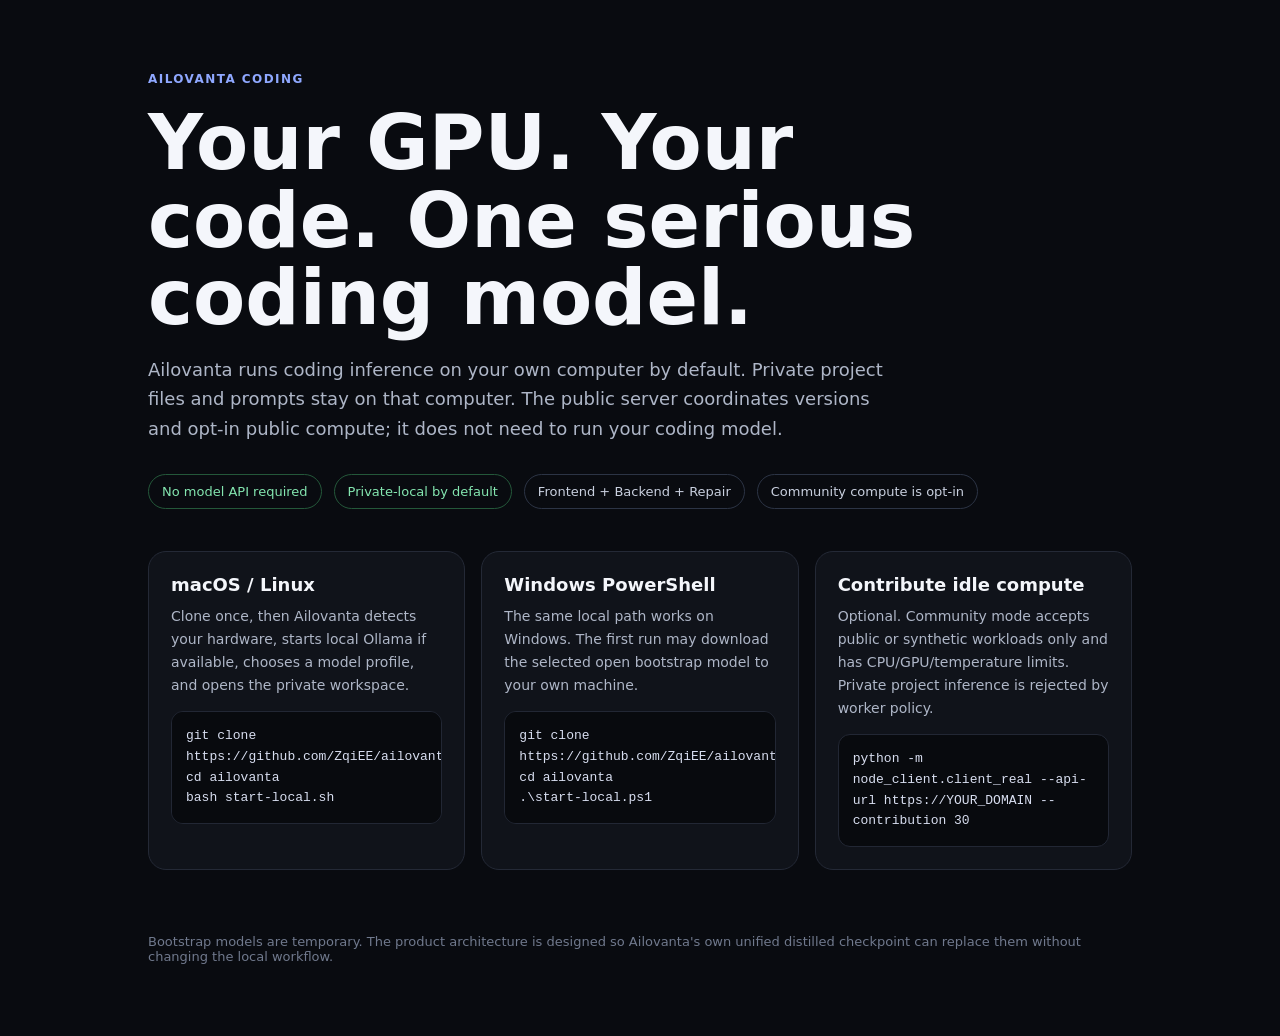
<file: control.html>
<!doctype html>
<html lang="en">
<head>
<meta charset="utf-8" />
<meta name="viewport" content="width=device-width,initial-scale=1" />
<title>Ailovanta</title>
<style>
:root{color-scheme:dark;font-family:Inter,ui-sans-serif,system-ui,-apple-system,BlinkMacSystemFont,"Segoe UI",sans-serif}*{box-sizing:border-box}body{margin:0;background:#090b10;color:#f4f6fb}.wrap{max-width:1040px;margin:0 auto;padding:72px 28px}.eyebrow{color:#8fa8ff;font-weight:700;letter-spacing:.12em;text-transform:uppercase;font-size:12px}h1{font-size:clamp(42px,7vw,76px);line-height:1.02;margin:18px 0;max-width:900px}p{color:#aeb6c7;font-size:18px;line-height:1.65;max-width:760px}.grid{display:grid;grid-template-columns:repeat(auto-fit,minmax(260px,1fr));gap:16px;margin-top:42px}.card{border:1px solid #242936;border-radius:18px;padding:22px;background:#10131a}.card h2{font-size:18px;margin:0 0 10px}.card p{font-size:14px;margin:0}.code{margin-top:14px;background:#080a0e;border:1px solid #222734;border-radius:12px;padding:14px;overflow:auto;color:#d8def0;font:13px/1.6 ui-monospace,SFMono-Regular,Menlo,monospace}.status{display:flex;gap:12px;flex-wrap:wrap;margin-top:30px}.pill{border:1px solid #2c3445;border-radius:999px;padding:9px 13px;color:#c9d0df;font-size:13px}.green{color:#84e6b0;border-color:#24583a}.foot{margin-top:64px;color:#70798d;font-size:13px}
</style>
</head>
<body>
<div class="wrap">
<div class="eyebrow">Ailovanta Coding</div>
<h1>Your GPU. Your code. One serious coding model.</h1>
<p>Ailovanta runs coding inference on your own computer by default. Private project files and prompts stay on that computer. The public server coordinates versions and opt-in public compute; it does not need to run your coding model.</p>
<div class="status"><span class="pill green">No model API required</span><span class="pill green">Private-local by default</span><span class="pill">Frontend + Backend + Repair</span><span class="pill">Community compute is opt-in</span></div>
<div class="grid">
<div class="card"><h2>macOS / Linux</h2><p>Clone once, then Ailovanta detects your hardware, starts local Ollama if available, chooses a model profile, and opens the private workspace.</p><div class="code">git clone https://github.com/ZqiEE/ailovanta.git<br>cd ailovanta<br>bash start-local.sh</div></div>
<div class="card"><h2>Windows PowerShell</h2><p>The same local path works on Windows. The first run may download the selected open bootstrap model to your own machine.</p><div class="code">git clone https://github.com/ZqiEE/ailovanta.git<br>cd ailovanta<br>.\start-local.ps1</div></div>
<div class="card"><h2>Contribute idle compute</h2><p>Optional. Community mode accepts public or synthetic workloads only and has CPU/GPU/temperature limits. Private project inference is rejected by worker policy.</p><div class="code">python -m node_client.client_real --api-url https://YOUR_DOMAIN --contribution 30</div></div>
</div>
<div class="foot">Bootstrap models are temporary. The product architecture is designed so Ailovanta's own unified distilled checkpoint can replace them without changing the local workflow.</div>
</div>
</body>
</html>
</file>
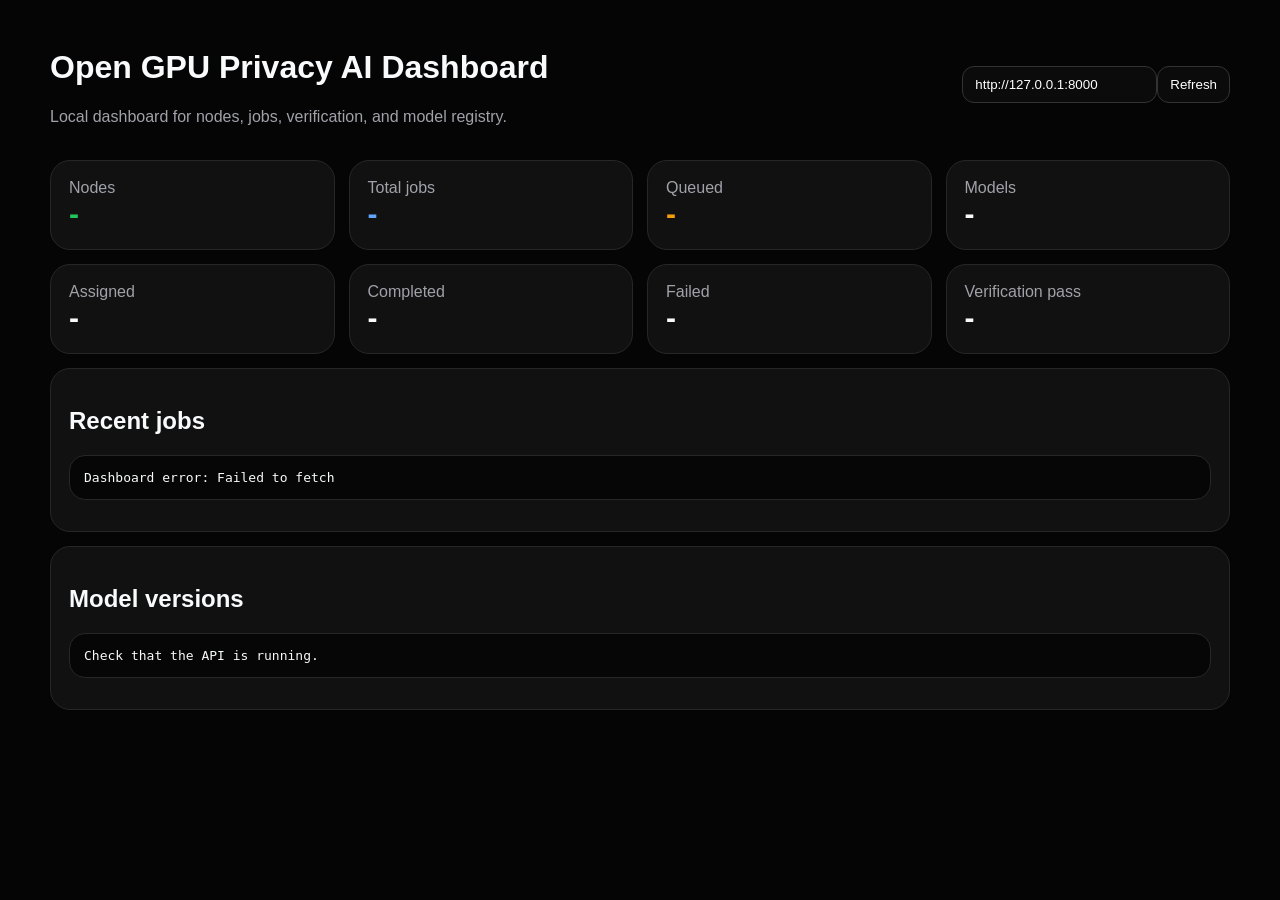
<file: dashboard.html>
<!doctype html>
<html lang="en">
<head>
<meta charset="utf-8" />
<meta name="viewport" content="width=device-width,initial-scale=1" />
<title>Open GPU Privacy AI Dashboard</title>
<style>
body{margin:0;background:#050505;color:#f8fafc;font-family:Inter,Arial,sans-serif}main{max-width:1180px;margin:auto;padding:28px}.top{display:flex;justify-content:space-between;gap:16px;align-items:center;margin-bottom:18px}.grid{display:grid;grid-template-columns:repeat(4,1fr);gap:14px}.card{border:1px solid #27272a;background:#111;border-radius:20px;padding:18px}.card b{font-size:30px;display:block}button,input{border:1px solid #333;background:#0b0b0b;color:#fff;border-radius:12px;padding:10px 12px}button{cursor:pointer}pre{white-space:pre-wrap;overflow:auto;background:#060606;border:1px solid #27272a;border-radius:16px;padding:14px}.muted{color:#a1a1aa}.ok{color:#22c55e}.warn{color:#f59e0b}.blue{color:#60a5fa}@media(max-width:900px){.grid{grid-template-columns:1fr}.top{display:block}}
</style>
</head>
<body>
<main>
<div class="top"><div><h1>Open GPU Privacy AI Dashboard</h1><p class="muted">Local dashboard for nodes, jobs, verification, and model registry.</p></div><div><input id="api" value="http://127.0.0.1:8000" /><button id="refresh">Refresh</button></div></div>
<div class="grid">
  <div class="card"><span class="muted">Nodes</span><b class="ok" id="nodes">-</b></div>
  <div class="card"><span class="muted">Total jobs</span><b class="blue" id="totalJobs">-</b></div>
  <div class="card"><span class="muted">Queued</span><b class="warn" id="queuedJobs">-</b></div>
  <div class="card"><span class="muted">Models</span><b id="models">-</b></div>
</div>
<div class="grid" style="margin-top:14px">
  <div class="card"><span class="muted">Assigned</span><b id="assignedJobs">-</b></div>
  <div class="card"><span class="muted">Completed</span><b id="completedJobs">-</b></div>
  <div class="card"><span class="muted">Failed</span><b id="failedJobs">-</b></div>
  <div class="card"><span class="muted">Verification pass</span><b id="passRate">-</b></div>
</div>
<div class="card" style="margin-top:14px"><h2>Recent jobs</h2><pre id="jobs">Loading...</pre></div>
<div class="card" style="margin-top:14px"><h2>Model versions</h2><pre id="modelList">Loading...</pre></div>
</main>
<script>
const $=id=>document.getElementById(id);async function get(path){const base=$('api').value.replace(/\/$/,'');const res=await fetch(base+path);if(!res.ok)throw new Error(path+' '+res.status);return res.json()}async function refresh(){try{const s=await get('/dashboard/summary');$('nodes').textContent=s.nodes;$('totalJobs').textContent=s.total_jobs;$('queuedJobs').textContent=s.queued_jobs;$('assignedJobs').textContent=s.assigned_jobs;$('completedJobs').textContent=s.completed_jobs;$('failedJobs').textContent=s.failed_jobs;$('models').textContent=s.model_versions;$('passRate').textContent=Math.round((s.verification_pass_rate||0)*100)+'%';$('jobs').textContent=JSON.stringify(await get('/dashboard/jobs'),null,2);$('modelList').textContent=JSON.stringify(await get('/dashboard/models'),null,2)}catch(e){$('jobs').textContent='Dashboard error: '+e.message;$('modelList').textContent='Check that the API is running.'}}$('refresh').onclick=refresh;refresh();
</script>
</body>
</html>
</file>
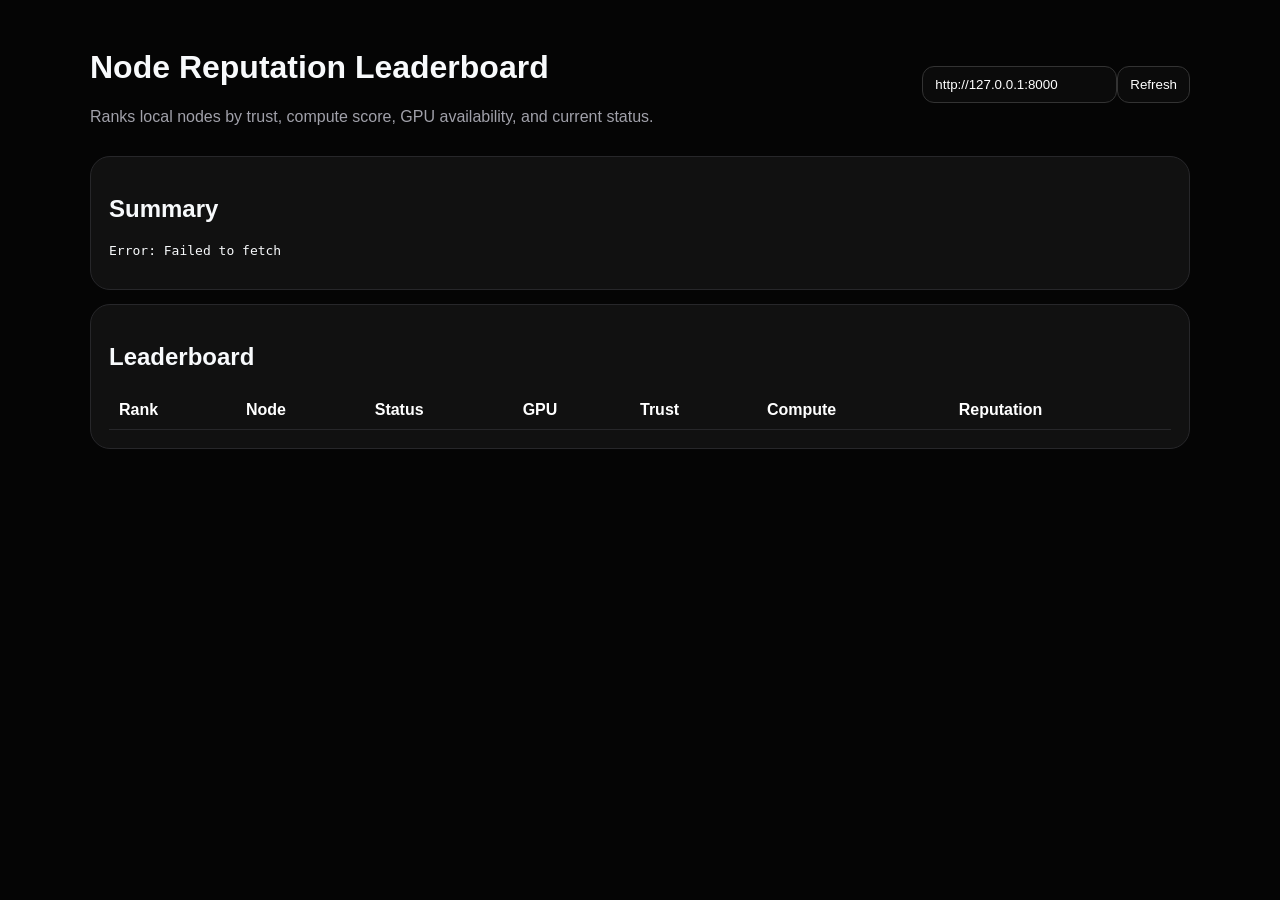
<file: reputation.html>
<!doctype html>
<html lang="en">
<head>
<meta charset="utf-8" />
<meta name="viewport" content="width=device-width,initial-scale=1" />
<title>Node Reputation Leaderboard</title>
<style>
body{margin:0;background:#050505;color:#f8fafc;font-family:Inter,Arial,sans-serif}main{max-width:1100px;margin:auto;padding:28px}.top{display:flex;justify-content:space-between;gap:16px;align-items:center}.card{border:1px solid #27272a;background:#111;border-radius:20px;padding:18px;margin-top:14px}input,button{border:1px solid #333;background:#0b0b0b;color:#fff;border-radius:12px;padding:10px 12px}button{cursor:pointer}.muted{color:#a1a1aa}table{width:100%;border-collapse:collapse;margin-top:14px}td,th{border-bottom:1px solid #27272a;padding:10px;text-align:left}th{color:#fff}td{color:#d4d4d8}.score{font-weight:900;color:#22c55e}
</style>
</head>
<body>
<main>
<div class="top"><div><h1>Node Reputation Leaderboard</h1><p class="muted">Ranks local nodes by trust, compute score, GPU availability, and current status.</p></div><div><input id="api" value="http://127.0.0.1:8000" /><button id="refresh">Refresh</button></div></div>
<div class="card"><h2>Summary</h2><pre id="summary">Loading...</pre></div>
<div class="card"><h2>Leaderboard</h2><table><thead><tr><th>Rank</th><th>Node</th><th>Status</th><th>GPU</th><th>Trust</th><th>Compute</th><th>Reputation</th></tr></thead><tbody id="rows"></tbody></table></div>
</main>
<script>
const $=id=>document.getElementById(id);async function get(path){const base=$('api').value.replace(/\/$/,'');const res=await fetch(base+path);if(!res.ok)throw new Error(path+' '+res.status);return res.json()}async function refresh(){try{const s=await get('/reputation/summary');$('summary').textContent=JSON.stringify(s,null,2);const data=await get('/reputation/leaderboard');$('rows').innerHTML=(data.nodes||[]).map((n,i)=>`<tr><td>${i+1}</td><td>${n.node_id}<br><span class="muted">${n.device_name}</span></td><td>${n.status}</td><td>${n.has_gpu?n.gpu_name||'yes':'no'}</td><td>${n.trust}</td><td>${n.compute_score}</td><td class="score">${n.reputation_score}</td></tr>`).join('')}catch(e){$('summary').textContent='Error: '+e.message;$('rows').innerHTML=''}}$('refresh').onclick=refresh;refresh();
</script>
</body>
</html>
</file>
